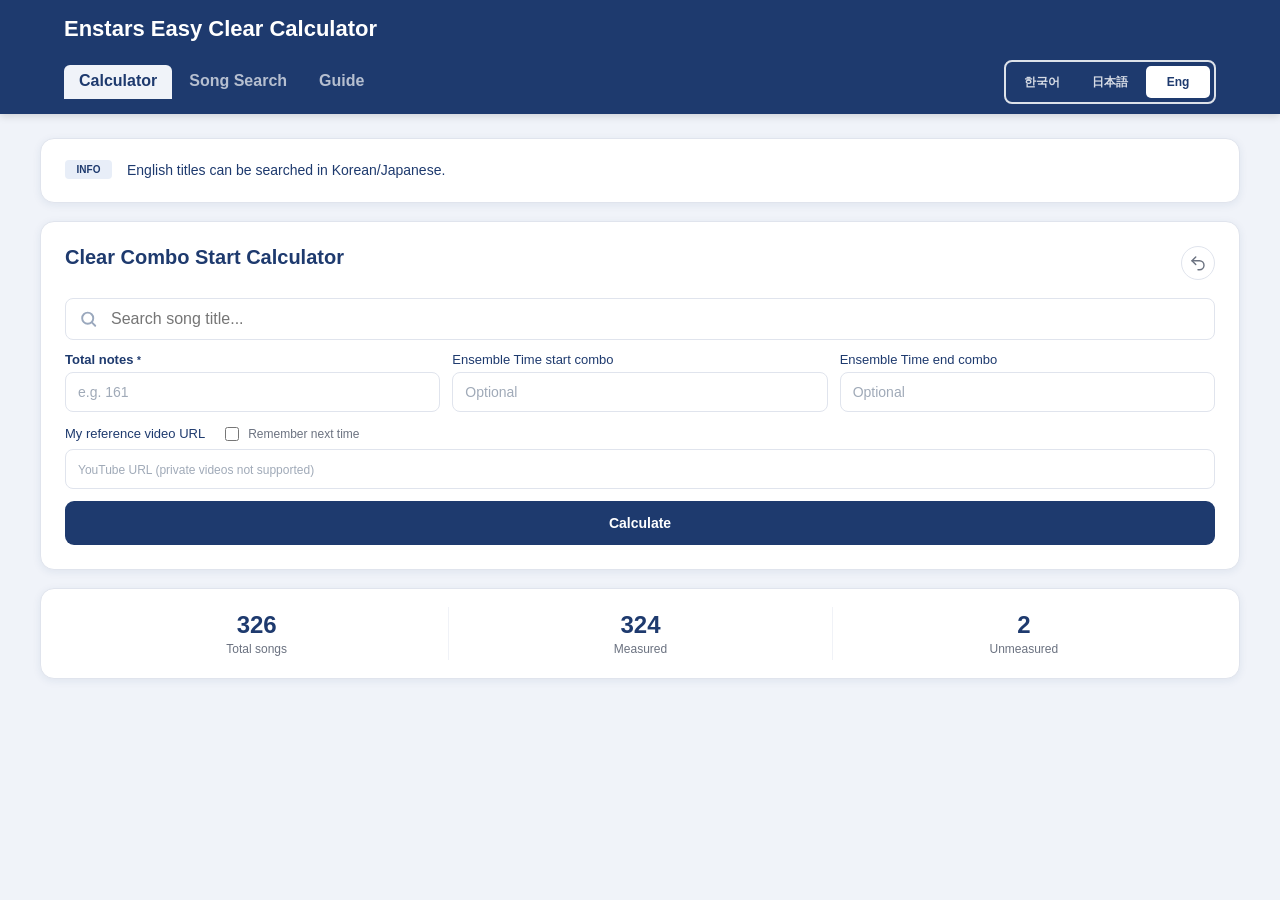
<file: index.html>
<!doctype html>
<html lang="ko">
  <head>
    <meta charset="UTF-8" />
    <meta name="viewport" content="width=device-width, initial-scale=1.0" />
    <meta name="theme-color" content="#1e3a6e" />
    <meta name="apple-mobile-web-app-capable" content="yes" />
    <meta name="apple-mobile-web-app-status-bar-style" content="default" />
    <meta name="apple-mobile-web-app-title" content="easyjak" />
    <link rel="manifest" href="manifest.webmanifest" />
    <link rel="apple-touch-icon" href="icons/apple-touch-icon.png" />
    <title>앙스타 이지작 계산기</title>
    <script type="module" crossorigin src="./assets/index-Br412Iv5.js"></script>
    <link rel="stylesheet" crossorigin href="./assets/index-BdZLYYPG.css">
  </head>
  <body>
    <div id="root"></div>
  </body>
</html>
</file>
<file: assets/index-BdZLYYPG.css>
:root{color-scheme:light;--navy: #1e3a6e;--navy-light: #2a4d8f;--navy-pale: #e8eef8;--bg: #f0f3f9;--page-bg: #f7f9fc;--white: #ffffff;--border: #e0e4ed;--border-light: #f0f2f7;--text-main: #1e3a6e;--text-sub: #6b7280;--text-muted: #a0aab8;--input-bg: #f4f6fb;--accent: #2a4d8f;--amber: #fbbf24;--surface-tint: #f8faff;--shadow: 0 2px 8px rgba(30, 58, 110, .08);--shadow-md: 0 4px 16px rgba(30, 58, 110, .1);--scoutA-pre: #7dd3fc;--scoutA-start: #2563eb;--scoutB-pre: #86efac;--scoutB-start: #16a34a;--event-pre: #fca5a5;--event-start: #dc2626;font-family:Noto Sans KR,Noto Sans JP,-apple-system,BlinkMacSystemFont,Segoe UI,sans-serif}*{box-sizing:border-box}body{margin:0;min-width:320px;min-height:100vh;background:var(--bg);color:var(--text-main)}button{font:inherit}button:focus-visible,input:focus-visible,select:focus-visible{outline:2px solid var(--navy-light);outline-offset:2px}.app-shell{width:100%;margin:0;padding:0 0 56px}.app-nav{position:sticky;top:0;z-index:80;display:block;width:100%;margin:0;padding:0;background:var(--navy);color:var(--white);border-radius:0;box-shadow:0 2px 8px #00000026}.app-nav-inner{max-width:1200px;margin:0 auto;padding:0 24px}.app-nav-brand-row{display:flex;align-items:center;padding:14px 0 10px}.app-nav-bottom-row{display:flex;align-items:center;justify-content:space-between;gap:16px;padding:4px 0 10px}.app-kicker,.app-subtitle,.section-label,.placeholder-card p,.result-song-meta{margin:0}.app-kicker{color:#ffffffb8;font-size:12px;font-weight:700}h1{margin:2px 0 4px;font-size:22px;line-height:1.2}.app-subtitle{color:#ffffffc7;font-size:13px;line-height:1.45}.language-switcher{display:flex;gap:4px;padding:4px;background:transparent;border:2px solid rgba(255,255,255,.85);border-radius:8px;flex-shrink:0}.language-switcher button{min-width:64px;height:32px;padding:0 10px;border:0;border-radius:5px;background:transparent;color:#ffffffd1;cursor:pointer;font-size:12px;font-weight:800;transition:background .2s,color .2s}.language-switcher button.active{background:var(--white);color:var(--navy)}.language-switcher button:not(.active):hover{background:#ffffff29;color:var(--white)}.preview-panel{width:min(1200px,calc(100% - 48px));margin:24px auto 0;padding:0;border:0;border-radius:0;background:transparent;box-shadow:none}.app-state-panel{padding-top:24px}.tab-preview{display:flex;gap:2px;flex:0 1 auto;padding:0;margin:0;border-bottom:0;border-radius:0;background:transparent}.tab-preview button{display:flex;align-items:center;justify-content:center;flex:0 0 auto;min-height:34px;padding:6px 15px;border:0;border-bottom:2px solid transparent;border-radius:6px 6px 0 0;background:transparent;color:#ffffffad;cursor:default;font-weight:800;transition:background .2s,color .2s,border-color .2s}.tab-preview button.active{background:var(--bg);color:var(--navy);border-bottom-color:var(--bg);box-shadow:none}.tab-preview button:not(.active){background:transparent}.tab-preview button:not(.active):hover{background:#ffffff14;color:#ffffffeb;cursor:pointer}.tab-preview button:focus-visible{outline:0}.placeholder-card{padding:24px;border:.5px solid var(--border);border-radius:14px;background:var(--white);box-shadow:var(--shadow)}.predict-notice-card{margin-bottom:18px;padding:10px 24px;border:.5px solid var(--border);border-radius:14px;background:var(--white);box-shadow:var(--shadow)}.card-label-row{display:flex;align-items:flex-start;justify-content:space-between;gap:16px;margin-bottom:18px}.section-label{color:var(--navy-light);font-size:12px;font-weight:900;text-transform:uppercase;letter-spacing:.6px}.placeholder-card h2{margin:0;color:var(--navy);font-size:20px}.placeholder-card p{color:var(--text-sub);line-height:1.65}.info-tab{display:grid;gap:24px}.info-grid{display:grid;grid-template-columns:repeat(2,minmax(0,1fr));gap:16px}.info-card{min-width:0;padding:24px;border:.5px solid var(--border);border-radius:14px;background:var(--white);box-shadow:var(--shadow)}.info-card:first-child{grid-column:1 / -1}.contact-card,.schedule-card{grid-column:1}.install-card{grid-column:2;grid-row:2 / span 2}.info-card-title{display:flex;align-items:center;gap:8px;margin-bottom:12px;color:var(--navy)}.info-card-title h2{margin:0;font-size:16px;font-weight:900;letter-spacing:0}.info-card-icon{flex:0 0 auto;width:20px;height:20px;color:var(--navy);opacity:.72;stroke:currentColor;stroke-width:2;stroke-linecap:round;stroke-linejoin:round}.info-text{color:var(--text-sub);font-size:13px;line-height:1.75}.info-text p{margin:0 0 8px}.info-text p:last-child{margin-bottom:0}.info-text strong,.notice-list strong{color:var(--text-main);font-weight:900}.notice-list{display:grid;margin:0;padding:0;list-style:none}.notice-list li{display:flex;align-items:flex-start;gap:15px;padding:10px 0;border-bottom:1px solid #e8eaf0;color:var(--text-main);font-size:14px;line-height:1.6}.notice-list li:last-child{border-bottom:0}.notice-badge{flex:0 0 47px;width:47px;margin-top:1px;padding:2px 0;border-radius:4px;font-size:10px;font-weight:900;line-height:1.5;text-align:center}.badge-info{background:var(--navy-pale);color:var(--navy)}.badge-note{background:#ede9fe;color:#6d28d9}.badge-wish{background:#fce4ec;color:#c2185b}.contact-box{display:flex;align-items:center;gap:12px;margin-top:12px;padding:14px 18px;border:1px solid var(--border);border-radius:10px;background:transparent;color:var(--text-main);text-decoration:none;transition:background .15s,border-color .15s,transform .15s}.contact-box:hover{border-color:var(--text-muted);background:var(--surface-tint);transform:translateY(-1px)}.contact-icon{display:flex;align-items:center;justify-content:center;flex:0 0 auto;width:32px;height:32px;border-radius:8px;background:var(--navy);color:var(--white)}.contact-icon .info-card-icon{width:16px;height:16px;color:currentColor;opacity:1}.contact-email{color:var(--text-main);font-size:13px;font-weight:900}.cal-open-btn,.download-btn{display:inline-flex;align-items:center;justify-content:center;gap:6px;min-height:36px;border-radius:8px;cursor:pointer;font:inherit;font-weight:800;transition:background .15s,border-color .15s,color .15s,transform .15s}.cal-open-btn{width:100%;margin-top:2px;padding:7px 14px;border:1px solid var(--border);background:transparent;color:var(--text-main);font-size:12px}.cal-open-btn:hover{background:var(--surface-tint);border-color:var(--text-muted);transform:translateY(-1px)}.cal-open-icon{width:13px;height:13px;stroke:currentColor;stroke-width:2;stroke-linecap:round;stroke-linejoin:round}.download-btn{margin-bottom:12px;padding:8px 20px;border:0;background:var(--navy);color:var(--white);font-size:14px}.download-btn:hover{background:var(--navy-light)}.install-guide{display:grid;gap:18px}.install-block{min-width:0}.install-platform{color:var(--text-main);font-size:15px}.install-steps{margin:0;padding-left:18px;color:var(--text-main);font-size:13px;line-height:1.9}.info-image-card{width:min(480px,100%);margin:0 auto;padding:12px;border-radius:12px;background:var(--white);box-shadow:0 2px 12px #0000001a}.info-image-card img{display:block;width:100%;border-radius:8px}.cal-modal{position:fixed;inset:0;z-index:400;display:none;align-items:center;justify-content:center;padding:16px;background:#00000073}.cal-modal.open{display:flex}.cal-modal-box{width:min(380px,100%);padding:24px;border:.5px solid var(--border);border-radius:16px;background:var(--white);box-shadow:0 8px 32px #1e3a6e2e}.cal-hd{display:flex;align-items:center;justify-content:space-between;gap:16px;margin-bottom:20px}.cal-month-lbl{color:var(--navy);font-size:16px;font-weight:900}.cal-nav-btns{display:flex;gap:6px}.cal-nav-btns button{display:flex;align-items:center;justify-content:center;width:28px;height:28px;padding:0;border:1px solid var(--border);border-radius:7px;background:var(--bg);color:var(--text-sub);cursor:pointer;font-size:16px;line-height:1;transition:background .15s,color .15s}.cal-nav-btns button:hover{background:var(--navy-pale);color:var(--navy)}.cal-grid{display:grid;grid-template-columns:repeat(7,minmax(0,1fr));gap:2px}.cal-dow{padding:6px 0;color:var(--text-muted);font-size:10px;font-weight:900;letter-spacing:.5px;text-align:center}.cal-dow.sun,.cal-cell.sun .cal-day-num{color:#ef4444}.cal-dow.sat,.cal-cell.sat .cal-day-num{color:#3b82f6}.cal-cell{position:relative;display:flex;align-items:center;flex-direction:column;min-height:52px;padding:6px 2px 8px;border-radius:8px;cursor:default;transition:background .15s}.cal-cell:not(.empty):hover,.cal-cell.tooltip-open{background:var(--navy-pale)}.cal-cell.has-events{cursor:pointer}.cal-cell.has-events:focus-visible{outline:2px solid var(--navy-light);outline-offset:2px}.cal-cell.empty{pointer-events:none}.cal-day-num{margin-bottom:5px;color:var(--text-main);font-size:13px;font-weight:700;line-height:1}.cal-cell.today .cal-day-num{display:flex;align-items:center;justify-content:center;width:22px;height:22px;border-radius:50%;background:var(--navy);color:var(--white);font-size:12px}.cal-dots{display:flex;flex-wrap:wrap;justify-content:center;gap:3px;max-width:36px}.cal-dot,.cal-legend-dot,.cal-rule-dot{flex:0 0 auto;border-radius:50%}.cal-dot{width:7px;height:7px}.cal-legend-dot,.cal-rule-dot{width:9px;height:9px}.cal-dot-scoutA-pre{background:var(--scoutA-pre)}.cal-dot-scoutA-start{background:var(--scoutA-start)}.cal-dot-scoutB-pre{background:var(--scoutB-pre)}.cal-dot-scoutB-start{background:var(--scoutB-start)}.cal-dot-event-pre{background:var(--event-pre)}.cal-dot-event-start{background:var(--event-start)}.cal-tooltip{position:absolute;top:-12px;left:50%;z-index:10;padding:5px 9px;border-radius:6px;background:var(--navy);box-shadow:0 2px 8px #00000026;color:var(--white);font-size:10px;font-weight:500;line-height:1.6;pointer-events:none;text-align:center;transform:translate(-50%,-100%);white-space:pre}.cal-legend{display:grid;gap:8px;margin-top:16px;padding-top:14px;border-top:.5px solid var(--border)}.cal-legend-top{display:flex;flex-wrap:wrap;gap:14px}.cal-legend-item,.cal-legend-rule{display:flex;align-items:center;gap:6px;color:var(--text-sub);font-size:11px}.cal-legend-rule{color:var(--text-muted)}.reset-btn{display:inline-flex;align-items:center;justify-content:center;width:34px;height:34px;padding:0;border:1px solid var(--border);border-radius:50%;background:var(--white);color:var(--text-sub);cursor:pointer}.reset-btn svg{stroke:currentColor;stroke-width:1.9;stroke-linecap:round;stroke-linejoin:round}.reset-btn:hover{color:var(--navy);border-color:var(--navy-pale);background:var(--navy-pale)}.prediction-form{display:grid;grid-template-columns:repeat(3,minmax(0,1fr));gap:12px;margin-top:18px}.search-row{position:relative;display:grid;grid-column:1 / -1;gap:8px}.song-search-box,.song-search-input-wrap{position:relative}.song-search-icon{position:absolute;top:50%;left:14px;display:inline-flex;color:#9aa8bd;pointer-events:none;transform:translateY(-50%)}.song-search-icon svg{stroke:currentColor;stroke-width:2.4;stroke-linecap:round;stroke-linejoin:round}.song-search-input{width:100%;height:42px;padding:0 38px 0 45px;border:1.5px solid var(--border);border-radius:8px;outline:none;background:var(--white);color:var(--text-main);font-size:16px}.song-search-clear{position:absolute;top:50%;right:10px;width:22px;height:22px;border:0;border-radius:50%;background:transparent;color:var(--text-muted);cursor:pointer;font-size:18px;line-height:1;transform:translateY(-50%)}.song-search-clear:hover{color:var(--navy);background:var(--navy-pale)}.song-search-input:focus{border-color:var(--navy);box-shadow:0 0 0 3px #1e3a6e14}.song-search-results{position:absolute;z-index:20;top:calc(100% + 8px);left:0;right:0;max-height:280px;overflow-y:auto;border:1px solid var(--border);border-radius:12px;background:var(--white);box-shadow:var(--shadow-md)}.song-search-results button{display:grid;width:100%;gap:4px;padding:14px 18px;border:0;border-bottom:.5px solid var(--border-light);background:transparent;color:var(--text-main);cursor:pointer;text-align:left}.song-search-results button:hover{background:var(--navy-pale)}.song-search-title{overflow:hidden;color:var(--navy);font-size:14px;font-weight:700;text-overflow:ellipsis;white-space:nowrap}.song-search-subtitle{overflow:hidden;color:var(--text-muted);font-size:13px;font-weight:600;text-overflow:ellipsis;white-space:nowrap}.song-search-meta{display:flex;align-items:center;gap:8px;min-width:0;overflow:hidden;color:var(--text-sub);font-size:13px;font-weight:600}.song-search-type{display:inline-flex;align-items:center;min-height:22px;padding:2px 8px;border-radius:6px;font-weight:800}.song-search-empty{padding:16px 14px;color:var(--text-muted);text-align:center;font-size:13px}.selected-song{display:flex;align-items:center;gap:8px;min-width:0;min-height:34px;padding:7px 10px;border:1px solid var(--border-light);border-radius:8px;background:var(--navy-pale);color:var(--text-main);font-size:12px}.selected-song span{color:var(--text-sub);font-weight:700}.selected-song strong{min-width:0;overflow:hidden;text-overflow:ellipsis;white-space:nowrap}.selected-song button{margin-left:auto;border:0;background:transparent;color:var(--navy);cursor:pointer;font-size:12px;font-weight:800}.input-group{display:grid;gap:5px;min-width:0}.input-group span{color:var(--text-main);font-size:13px;font-weight:600}.input-group.et-combo-field span,.input-group.my-youtube-group span{font-weight:400}.input-group strong{color:var(--navy);font-size:10px}.num-input{width:100%;height:40px;padding:0 12px;border:1.5px solid var(--border);border-radius:8px;outline:none;background:var(--white);color:var(--text-main);font-size:14px;font-weight:500}.num-input:focus{border-color:var(--navy);box-shadow:0 0 0 3px #1e3a6e14}.num-input:disabled{background:var(--border-light);color:var(--text-muted);cursor:not-allowed;opacity:1}.num-input::placeholder{color:var(--text-muted);font-weight:400}.num-input.error{border-color:#ef4444}.predict-btn{grid-column:1 / -1;width:100%;height:44px;border:0;border-radius:9px;background:var(--navy);color:var(--white);cursor:pointer;font-size:14px;font-weight:700}.predict-btn:hover{background:var(--navy-light)}.predict-error{display:none;margin-top:12px;padding:10px 14px;border:1px solid #fecaca;border-radius:8px;background:#fef2f2;color:#dc2626;font-size:13px}.predict-error.visible{display:block}.result-card{display:none;margin-top:18px;padding:24px;border:.5px solid var(--border);border-radius:14px;background:var(--white);box-shadow:var(--shadow)}.result-card.visible{display:block}.result-header{display:flex;align-items:flex-start;justify-content:space-between;gap:14px}.result-header>div{flex:1;min-width:0}.result-song-title{margin:0 0 12px;color:var(--navy)!important;font-size:17px;font-weight:800;line-height:1.25;overflow:hidden;text-overflow:ellipsis;white-space:nowrap}.result-song-meta{display:flex;align-items:center;gap:8px;color:var(--text-main);font-size:15px;font-weight:500}.result-mode-badge{display:inline-block;min-width:80px;padding:6px 16px;border-radius:10px;text-align:center;font-size:14px;font-weight:700}.result-mode-badge.predicted{background:var(--navy-pale);color:var(--navy)}.result-mode-badge.measured{background:#d1fae5;color:#065f46}.combo-display{display:flex;align-items:baseline;justify-content:center;gap:10px;padding:52px 0 22px}.combo-num{color:var(--navy);font-size:52px;font-weight:700;line-height:1.1}.combo-word,.combo-unit{color:var(--navy);font-size:20px;font-weight:600}.combo-unit{opacity:.55}.bar-section{position:relative;width:85%;margin:12px auto 14px;padding:62px 0 12px}.bar-section.has-custom{padding-bottom:12px}.bar-section.has-custom .bar-legend{margin-top:44px}.bar-track{display:flex;height:28px;overflow:hidden;background:#e5e7eb}.bar-left,.bar-right{height:100%;background:#d1d5db}.bar-et{height:100%;background:var(--amber)}.bar-marker{position:absolute;top:0;display:flex;flex-direction:column;align-items:center;transform:translate(-50%)}.bar-marker-label{padding:4px 10px;border-radius:4px;background:#dce6f5;color:#1e4a8a;font-size:13px;font-weight:700;white-space:nowrap}.bar-marker-line{width:2px;height:20px;background:#4a6fa5}.bar-marker-arrow{width:0;height:0;border-top:7px solid #4a6fa5;border-right:6px solid transparent;border-left:6px solid transparent}.bar-edge-marker{position:absolute;top:0;display:flex;flex-direction:column}.bar-edge-marker.left-edge{left:0;align-items:flex-start}.bar-edge-marker.right-edge{right:0;align-items:flex-end}.bar-edge-marker-label{min-width:36px;padding:3px 8px;background:#eaecef;color:#6b7280;font-size:12px;font-weight:700;text-align:center}.bar-edge-marker-line{width:1px;height:42px;background:#eaecef}.bar-labels{position:relative;height:20px;margin-top:6px}.bar-lbl{position:absolute;color:var(--text-sub);font-size:12px;font-weight:600;transform:translate(-50%);white-space:nowrap}.bar-lbl.above{top:-58px}.bar-legend{display:flex;gap:16px;margin-top:14px;padding-top:8px;border-top:.5px solid var(--border-light)}.legend-item{display:flex;align-items:center;gap:5px;color:var(--text-sub);font-size:12px;font-weight:500}.legend-dot{width:10px;height:10px;flex-shrink:0;border-radius:2px}.legend-dot.clear{background:#7a94bf}.legend-dot.et{border:1px solid #d97706;background:var(--amber)}.bar-custom-marker{position:absolute;top:90px;display:flex;flex-direction:column;align-items:center;transform:translate(-50%);pointer-events:none}.bar-custom-marker-arrow{width:0;height:0;border-bottom:7px solid;border-right:6px solid transparent;border-left:6px solid transparent}.bar-custom-marker-line{width:2px;height:26px}.bar-custom-marker-label{padding:2px 7px;border-radius:3px;border:1.5px solid;background:var(--bg);font-size:12px;font-weight:700;white-space:nowrap}.my-youtube-group{grid-column:1 / -1}.my-youtube-input-wrap{position:relative}.my-youtube-input-wrap .num-input{padding-right:36px}.my-youtube-input-wrap .num-input::placeholder{font-size:12px}.my-youtube-clear{position:absolute;top:50%;right:10px;width:22px;height:22px;border:0;border-radius:50%;background:transparent;color:var(--text-muted);cursor:pointer;font-size:18px;line-height:1;transform:translateY(-50%)}.my-youtube-clear:hover{color:var(--navy);background:var(--navy-pale)}.my-youtube-label-row{display:flex;align-items:center;gap:8px}.my-youtube-label-row>span{margin-right:8px}.my-youtube-remember{display:flex;align-items:center;gap:6px;cursor:pointer;font-size:12px;font-weight:400;color:var(--text-sub);-webkit-user-select:none;user-select:none}.my-youtube-remember input[type=checkbox]{width:14px;height:14px;cursor:pointer;accent-color:var(--navy);flex-shrink:0}.my-points-section{margin-top:2px;padding-top:10px;border-top:.5px solid var(--border-light)}.my-points-row{display:flex;align-items:center;gap:8px;margin-bottom:6px}.my-points-dot{width:9px;height:9px;border-radius:50%;flex-shrink:0}.my-points-input{width:68px;padding:4px 6px;border:1px solid var(--border);border-radius:4px;font-size:14px;font-weight:600;color:var(--text-main);background:var(--bg);text-align:center;-moz-appearance:textfield}.my-points-input.invalid{border-color:#ef4444;color:#ef4444}.my-points-input::-webkit-inner-spin-button,.my-points-input::-webkit-outer-spin-button{-webkit-appearance:none}.my-points-sep{color:var(--border);font-size:14px;flex-shrink:0}.my-points-note{flex:1;min-width:0;padding:4px 6px;border:1px solid var(--border);border-radius:4px;font-size:13px;color:var(--text-sub);background:var(--bg)}.my-points-remove{background:none;border:none;color:var(--text-sub);cursor:pointer;font-size:18px;line-height:1;padding:0 4px}.my-points-remove:hover{color:var(--text-main)}.my-points-add{display:block;width:100%;padding:6px;background:none;border:1px dashed var(--border);border-radius:4px;color:var(--text-sub);font-size:13px;cursor:pointer;text-align:center}.my-points-add:hover{border-color:var(--text-sub);color:var(--text-main)}.video-section{margin-top:22px}.video-label{display:block;margin-bottom:8px;color:var(--text-main);font-size:14px;font-weight:700}.video-thumb-wrap{position:relative;display:block;width:100%;overflow:hidden;padding:0;border:0;border-radius:10px;aspect-ratio:16 / 9;background:#111;cursor:pointer}.video-thumb-wrap img,.video-thumb-wrap iframe{display:block;width:100%;height:100%;border:0;object-fit:cover}.video-play-overlay{position:absolute;inset:0;display:flex;align-items:center;justify-content:center}.video-play-circle{display:flex;align-items:center;justify-content:center;width:60px;height:60px;border-radius:50%;background:#ffffffeb;box-shadow:0 2px 12px #0000004d}.video-play-icon{width:22px;height:22px;margin-left:4px;color:var(--navy);fill:var(--navy)}.video-yt-badge{position:absolute;right:10px;bottom:10px;padding:3px 8px;border-radius:4px;background:#000000a6;color:var(--white);font-size:10px}.stats-card{margin-top:18px;padding:18px 24px;border:.5px solid var(--border);border-radius:14px;background:var(--white);box-shadow:var(--shadow)}.stats-grid{display:grid;grid-template-columns:repeat(3,1fr)}.stat-item{padding:4px 8px;text-align:center}.stat-item+.stat-item{border-left:.5px solid var(--border-light)}.stat-val{color:var(--navy);font-size:24px;font-weight:800}.stat-lbl{margin-top:3px;color:var(--text-sub);font-size:12px}.songs-layout{display:grid;grid-template-columns:240px minmax(0,1fr);gap:18px;align-items:start}.songs-sidebar,.table-panel{border:.5px solid var(--border);border-radius:14px;background:var(--white);box-shadow:var(--shadow)}.songs-sidebar{display:grid;gap:18px;padding:20px}.sidebar-section{display:grid;gap:8px}.sidebar-hint{display:none;padding:10px 12px;border-radius:8px;background:var(--surface-tint);color:var(--text-main);border:1px solid var(--navy-pale);font-size:12px;font-weight:700;line-height:1.45}.sidebar-title{color:var(--navy);font-size:13px;font-weight:800;text-transform:uppercase}.type-chips,.filter-chip-grid{display:flex;flex-wrap:wrap;gap:6px}.type-chip,.filter-chip,.unit-reset-btn,.natural-sort-btn,.paging-bar button{min-height:30px;border:1px solid transparent;border-radius:7px;cursor:pointer;font-size:12px;font-weight:800}.type-chip{padding:4px 9px}.filter-chip{padding:4px 11px;border-color:var(--border);background:var(--surface-tint);color:var(--text-main)}.filter-chip.active{border-color:var(--navy);background:var(--navy);color:var(--white)}.duration-sort-row{display:flex;flex-wrap:wrap;gap:6px}.duration-sort-row .filter-chip.active{border-color:#d4e4fc;background:#d4e4fc;color:#0c4a6e}.unit-reset-btn{justify-self:start;padding:4px 10px;border-color:var(--border);background:var(--white);color:var(--text-sub)}.unit-reset-btn:hover,.natural-sort-btn:hover,.paging-bar button:not(:disabled):hover{border-color:var(--navy-pale);background:var(--navy-pale);color:var(--navy)}.table-panel{overflow:hidden}.table-search-bar{border-bottom:1px solid var(--border-light);background:var(--white)}.table-search-top{display:flex;align-items:center;gap:10px;padding:12px 20px}.search-mode-select,.table-search-input{height:38px;border:1.5px solid var(--border);border-radius:8px;outline:none;background:var(--white);color:var(--text-main);font:inherit;font-size:13px}.search-mode-select{flex-shrink:0;min-width:112px;padding:0 8px;cursor:pointer}.table-search-wrap{position:relative;flex:1}.table-search-input{width:100%;padding:0 34px 0 12px}.search-mode-select:focus,.table-search-input:focus{border-color:var(--navy);box-shadow:0 0 0 3px #1e3a6e14}.table-clear-btn{position:absolute;top:50%;right:8px;width:22px;height:22px;border:0;border-radius:50%;background:transparent;color:var(--text-muted);cursor:pointer;transform:translateY(-50%)}.natural-sort-btn{display:inline-flex;align-items:center;justify-content:center;width:38px;border-color:var(--border);background:var(--white);color:var(--navy)}.natural-sort-btn svg{stroke:currentColor;stroke-width:2;stroke-linecap:round;stroke-linejoin:round}.unit-filter-panel{display:grid;gap:8px;padding:0 20px 14px}.unit-filter-inner{display:grid;gap:4px}.unit-filter-line{display:flex;flex-wrap:wrap;gap:3px 8px;padding-top:5px;border-top:1px solid var(--border-light)}.unit-filter-line:first-child{border-top:0}.unit-filter-item{display:inline-flex;align-items:center;gap:5px;min-height:25px;padding:2px 6px;border-radius:5px;color:var(--text-main);cursor:pointer;font-size:12px}.unit-filter-item:hover{background:var(--navy-pale)}.unit-filter-item input{width:13px;height:13px;accent-color:var(--navy)}.songs-table-wrap{overflow-x:auto;overflow-y:hidden;-webkit-overflow-scrolling:touch}.songs-table{width:100%;min-width:800px;border-collapse:collapse;table-layout:fixed}.songs-table th,.songs-table td{overflow:hidden;padding:10px 12px;border-bottom:.5px solid var(--border-light);color:var(--text-main);font-size:13px;text-overflow:ellipsis;vertical-align:middle}.songs-table th{background:var(--navy-pale);color:var(--text-main);text-align:left;text-overflow:clip;white-space:nowrap}.songs-table th:nth-child(1){width:112px}.songs-table th:nth-child(2){width:157px}.songs-table th:nth-child(4),.songs-table th:nth-child(6){width:96px;text-align:center}.songs-table th:nth-child(5){width:108px;text-align:center}.songs-table th:nth-child(7){width:78px;text-align:center}.songs-table th button{display:inline-flex;align-items:center;gap:3px;border:0;background:transparent;color:inherit;cursor:pointer;font-size:12px;font-weight:900;text-transform:uppercase}.songs-table tbody tr:hover td{background:var(--surface-tint)}.type-badge{display:inline-flex;align-items:center;min-height:22px;padding:2px 8px;border-radius:999px;font-size:11px;font-weight:800}.col-title{position:relative;overflow:hidden!important;font-weight:700}.desktop-thumb-preview{position:fixed;z-index:90;width:294px;height:294px;padding:6px;border:1px solid var(--border);border-radius:12px;background:var(--white);box-shadow:var(--shadow-md);pointer-events:none}.desktop-thumb-preview img{display:block;width:100%;height:100%;border-radius:8px;background:#000;object-fit:cover}.title-thumb-popover{position:absolute;z-index:30;top:50%;left:calc(100% + 18px);width:280px;height:280px;padding:6px;border:1px solid var(--border);border-radius:12px;background:var(--white);box-shadow:var(--shadow-md);opacity:0;pointer-events:none;transform:translate(8px,-50%);transition:opacity .15s,transform .15s}.title-thumb-popover img{display:block;width:100%;height:100%;border-radius:8px;background:#000;object-fit:cover}.col-title:hover .title-thumb-popover,.col-title:focus-within .title-thumb-popover{opacity:1;transform:translateY(-50%)}.mobile-thumb-backdrop{display:none}.song-title-inner{display:block;max-width:100%}.song-title-text{display:block;min-width:0;overflow:hidden;text-overflow:ellipsis;white-space:nowrap}.col-num,.col-dur,.col-video{text-align:center}.col-video a{display:inline-flex;align-items:center;justify-content:center;width:28px;height:28px;border:0;border-radius:6px;background:var(--white);color:var(--navy);text-decoration:none;opacity:.72;transition:background-color .15s,opacity .15s}.col-video a:hover{background:var(--navy-pale);opacity:1}.col-video a svg{stroke:currentColor;stroke-width:2;stroke-linecap:round;stroke-linejoin:round}.col-video span{color:var(--text-muted)}.clear-dot{display:inline-block;width:7px;height:7px;margin-right:5px;border-radius:50%;background:#d1d5db;vertical-align:middle}.clear-dot.measured{background:#059669}.table-empty{padding:42px;color:var(--text-muted);text-align:center}.table-footer{display:grid;grid-template-columns:1fr auto 1fr;align-items:center;gap:12px;padding:12px 20px;border-top:1px solid var(--border-light);color:var(--text-sub);font-size:12px;font-weight:700}.table-footer>span{grid-column:3;justify-self:end}.mobile-song-list{display:none}.paging-bar{grid-column:2;display:flex;align-items:center;justify-self:center;gap:5px}.paging-bar button{min-width:32px;padding:0 8px;border-color:var(--border);background:var(--white);color:var(--text-main)}.paging-bar button.active{border-color:var(--navy);background:var(--navy);color:var(--white)}.paging-bar button:disabled{color:var(--text-muted);cursor:not-allowed;opacity:.55}@media(max-width:980px){.songs-layout,.info-grid{grid-template-columns:1fr}.contact-card,.schedule-card,.install-card{grid-column:auto;grid-row:auto}}@media(max-width:640px){.app-nav-inner{padding:0 16px}.app-nav-brand-row{padding:14px 0 8px}.app-nav-bottom-row{align-items:stretch;flex-direction:column;gap:8px;padding:4px 0 10px}.language-switcher{order:1;align-self:flex-end}.preview-panel{width:min(100% - 16px,1200px);margin-top:16px}.tab-preview{order:2;gap:2px;overflow-x:auto}.tab-preview button{min-height:36px;padding:6px 12px;font-size:13px}.card-label-row{flex-direction:column}.predict-card .card-label-row,.result-header{flex-direction:row}.result-header{align-items:flex-start}.prediction-form{grid-template-columns:1fr}.combo-display{justify-content:center;gap:7px}.combo-num{font-size:44px}.songs-layout{grid-template-columns:1fr;gap:14px}.songs-sidebar{gap:14px;padding:16px;border-radius:12px}.table-footer{grid-template-columns:1fr;justify-items:center}.table-footer>span{grid-column:1;grid-row:2;justify-self:center}.paging-bar{grid-column:1;grid-row:1}.table-search-top{align-items:center;flex-direction:row;gap:6px;padding:10px 12px}.search-mode-select{flex:0 0 118px;width:118px;padding:0 6px;font-size:16px}.table-search-wrap{min-width:0}.table-search-input{height:36px;font-size:16px}.song-search-input{height:42px;font-size:16px}.num-input{font-size:16px}.song-search-icon{left:14px}.song-search-clear{right:10px;font-size:18px}.natural-sort-btn{flex:0 0 36px;width:36px;height:36px}.songs-table-wrap{display:none;overflow-x:visible;padding:12px;background:var(--surface-tint)}.mobile-song-list{display:grid;gap:14px;padding:12px;background:var(--surface-tint)}.mobile-song-card{position:relative;display:grid;gap:14px;padding:16px;border:.5px solid var(--border);border-radius:12px;background:var(--white);box-shadow:var(--shadow)}.mobile-song-top{display:flex;align-items:center;justify-content:space-between;gap:12px}.mobile-song-meta{display:flex;align-items:center;min-width:0;gap:8px}.mobile-song-unit{min-width:0;overflow:hidden;color:var(--navy);font-size:15px;font-weight:900;text-overflow:ellipsis;white-space:nowrap}.mobile-video-link{display:inline-flex;align-items:center;justify-content:center;flex:0 0 40px;width:40px;height:40px;border:.5px solid var(--border-light);border-radius:10px;background:var(--surface-tint);color:var(--navy);text-decoration:none}.mobile-video-link svg{stroke:currentColor;stroke-width:2;stroke-linecap:round;stroke-linejoin:round}.mobile-no-video{display:inline-flex;align-items:center;justify-content:center;flex:0 0 40px;width:40px;height:40px;color:var(--text-muted);font-size:18px;font-weight:700}.mobile-song-title{position:relative;display:block;width:100%;overflow:visible;padding:0;border:0;background:transparent;color:var(--navy);cursor:pointer;font:inherit;font-size:20px;font-weight:900;line-height:1.35;text-align:left}.mobile-song-title .song-title-text{white-space:normal}.mobile-thumb-backdrop{position:fixed;inset:0;z-index:80;display:flex;align-items:center;justify-content:center;padding:18px;background:#0f172a2e}.mobile-thumb-modal{width:min(82vw,340px);aspect-ratio:1;padding:6px;border:1px solid var(--border);border-radius:14px;background:var(--white);box-shadow:var(--shadow-md)}.mobile-thumb-modal img{display:block;width:100%;height:100%;border-radius:10px;background:#000;object-fit:cover}.mobile-song-stats{display:grid;grid-template-columns:repeat(3,minmax(0,1fr));padding-top:12px;border-top:1px solid var(--border-light)}.mobile-song-stats div{display:grid;gap:6px;min-width:0;padding:0 8px;border-left:1px solid var(--border-light);text-align:center}.mobile-song-stats div:first-child{border-left:0}.mobile-song-stats span{color:var(--navy);font-size:13px;font-weight:900}.mobile-song-stats strong{color:var(--navy);font-size:19px;font-weight:500}.mobile-table-empty{padding:32px 12px;border-radius:12px;background:var(--white);color:var(--text-muted);text-align:center}.songs-table{min-width:0;border-collapse:separate}.songs-table,.songs-table thead,.songs-table tbody,.songs-table tr,.songs-table td{display:block}.songs-table thead{position:absolute;width:1px;height:1px;overflow:hidden;clip:rect(0 0 0 0);white-space:nowrap}.songs-table tbody{display:grid;gap:12px}.songs-table tbody tr{display:grid;grid-template-columns:repeat(2,minmax(0,1fr));gap:9px 12px;padding:13px;border:.5px solid var(--border);border-radius:10px;background:var(--white);box-shadow:var(--shadow)}.songs-table tbody tr:hover td{background:transparent}.songs-table td{display:flex;align-items:center;justify-content:space-between;gap:10px;min-width:0;padding:0;border-bottom:0;overflow:visible;text-align:right;text-overflow:clip;white-space:normal}.songs-table td:before{content:attr(data-label);flex:0 0 auto;color:var(--text-sub);font-size:11px;font-weight:800;text-transform:uppercase}.songs-table .col-title{grid-column:1 / -1;order:-2;justify-content:flex-start;color:var(--text-main);font-size:15px;font-weight:900;line-height:1.35;text-align:left;word-break:keep-all;overflow-wrap:anywhere}.songs-table .col-title .song-title-text{white-space:normal}.songs-table .col-title .title-thumb-popover{position:absolute;left:0;top:calc(100% + 4px);width:min(72vw,260px);height:min(72vw,260px)}.songs-table .col-title:before{content:none}.songs-table .col-type,.songs-table .col-unit{order:-1;justify-content:flex-start}.songs-table .col-unit{color:var(--text-sub);font-size:12px;font-weight:800;text-align:left}.songs-table .col-unit:before,.songs-table .col-type:before{content:none}.songs-table .col-num,.songs-table .col-dur,.songs-table .col-video{min-height:30px;padding-top:9px;border-top:1px solid var(--border-light)}.songs-table .col-video a{width:28px;height:28px;background:var(--white)}.table-empty{grid-column:1 / -1;justify-content:center;padding:32px 12px;text-align:center}.table-empty:before{content:none}.paging-bar{flex-wrap:wrap}.info-tab{gap:18px}.info-card{padding:18px;border-radius:12px}.notice-list li{gap:10px;font-size:13px}.notice-badge{flex-basis:43px;width:43px}.cal-modal{padding:10px}.cal-modal-box{padding:18px}.cal-cell{min-height:48px}.cal-tooltip{left:50%;max-width:170px;transform:translate(-50%,-100%)}.cal-legend-top,.cal-legend-rule{gap:10px}}
</file>
